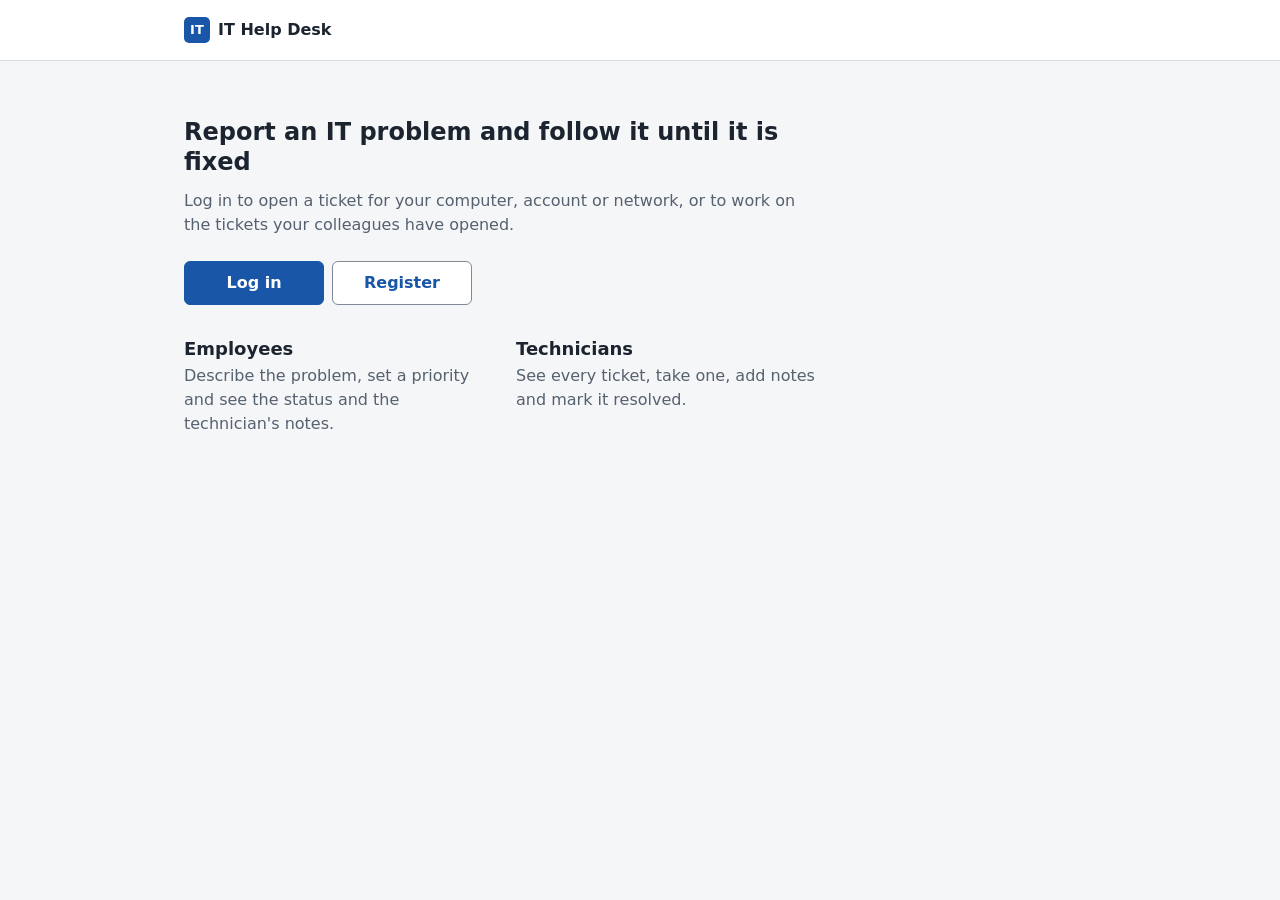
<file: wwwroot/index.html>
<!DOCTYPE html>
<html lang="en">

<head>
    <meta charset="UTF-8">
    <meta name="viewport" content="width=device-width, initial-scale=1.0">
    <meta name="theme-color" content="#1a56a8">
    <title>IT Help Desk</title>
    <link rel="icon" href="/img/favicon.svg" type="image/svg+xml">
    <link rel="stylesheet" href="style.css">
</head>

<body>

    <a class="skip-link" href="#main">Skip to content</a>

    <header class="topbar">
        <div class="topbar-inner">
            <a class="brand" href="/"><span class="brand-mark" aria-hidden="true">IT</span>IT Help Desk</a>
        </div>
    </header>

    <main id="main" class="page">

        <div class="hero">

            <h1>Report an IT problem and follow it until it is fixed</h1>

            <p>Log in to open a ticket for your computer, account or network, or to work on the tickets your colleagues have opened.</p>

            <div class="form-actions">
                <a class="btn" href="/login.html">Log in</a>
                <a class="btn btn-secondary" href="/register.html">Register</a>
            </div>

            <div class="roles">
                <div>
                    <h2>Employees</h2>
                    <p>Describe the problem, set a priority and see the status and the technician&#39;s notes.</p>
                </div>
                <div>
                    <h2>Technicians</h2>
                    <p>See every ticket, take one, add notes and mark it resolved.</p>
                </div>
            </div>

        </div>

    </main>

</body>

</html>
</file>
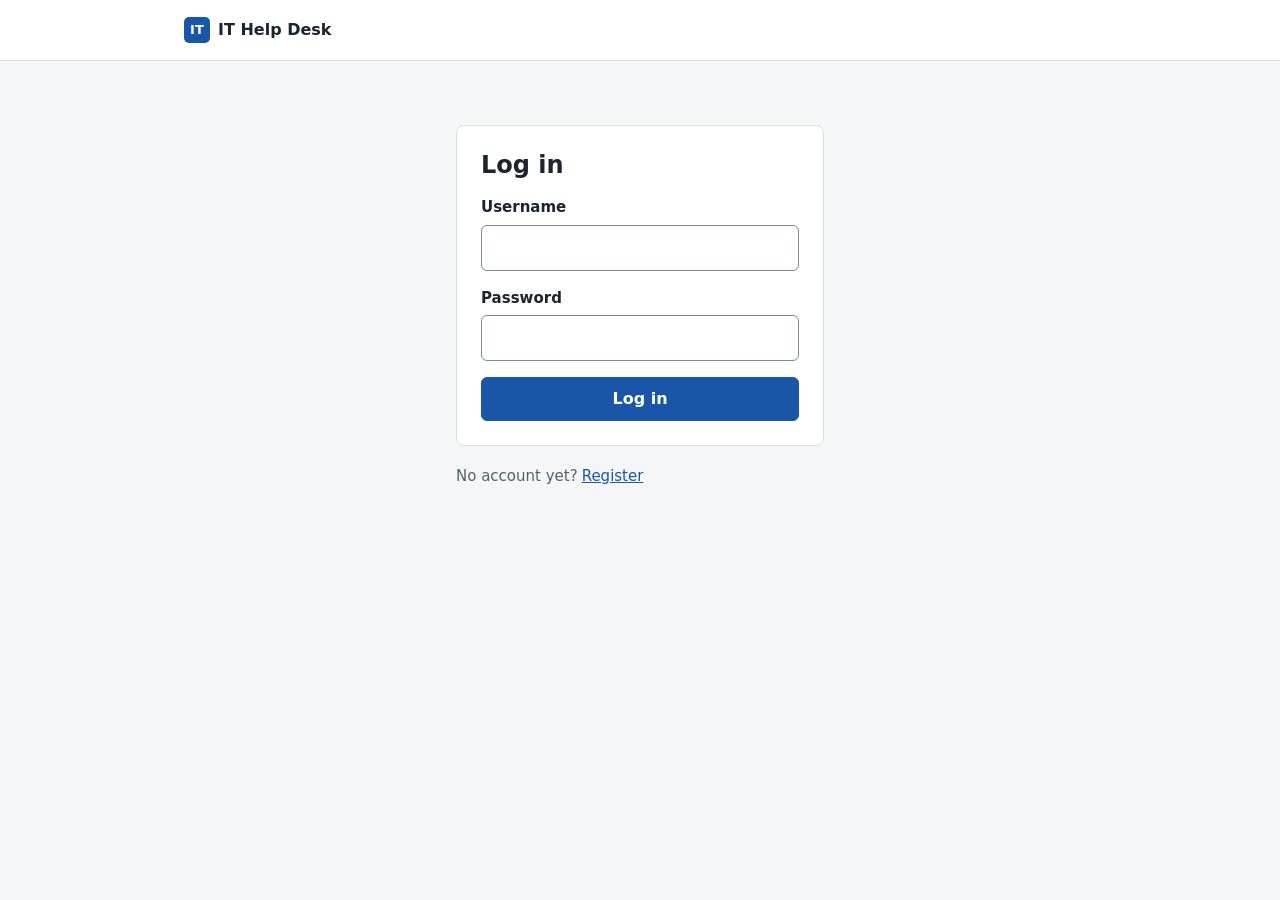
<file: wwwroot/login.html>
<!DOCTYPE html>
<html lang="en">

<head>
    <meta charset="UTF-8">
    <meta name="viewport" content="width=device-width, initial-scale=1.0">
    <meta name="theme-color" content="#1a56a8">
    <title>Log in - IT Help Desk</title>
    <link rel="icon" href="/img/favicon.svg" type="image/svg+xml">
    <link rel="stylesheet" href="style.css">
</head>

<body>

    <a class="skip-link" href="#main">Skip to content</a>

    <header class="topbar">
        <div class="topbar-inner">
            <a class="brand" href="/"><span class="brand-mark" aria-hidden="true">IT</span>IT Help Desk</a>
        </div>
    </header>

    <main id="main" class="auth">

        <div class="panel">

            <h1>Log in</h1>

            <!-- novalidate: script.js shows the messages. script.js listens for the submit event (no inline
                 handler: the Content-Security-Policy forbids inline script). method="post": if script.js
                 ever fails to load, the browser sends the form as a POST (the server refuses it with 403)
                 instead of a GET that would put the password in the URL. -->
            <form id="login-form" method="post" novalidate>

                <div class="field">
                    <label for="username">Username</label>
                    <input id="username" type="text" autocomplete="username" autocapitalize="none" autocorrect="off"
                        spellcheck="false" enterkeyhint="next">
                </div>

                <div class="field">
                    <label for="password">Password</label>
                    <input id="password" type="password" autocomplete="current-password" enterkeyhint="go">
                </div>

                <button id="login-button" class="btn btn-block" type="submit">Log in</button>

                <p id="message" role="alert"></p>

            </form>

        </div>

        <p class="auth-alt">No account yet? <a href="/register.html">Register</a></p>

    </main>

    <script src="script.js"></script>

</body>

</html>
</file>
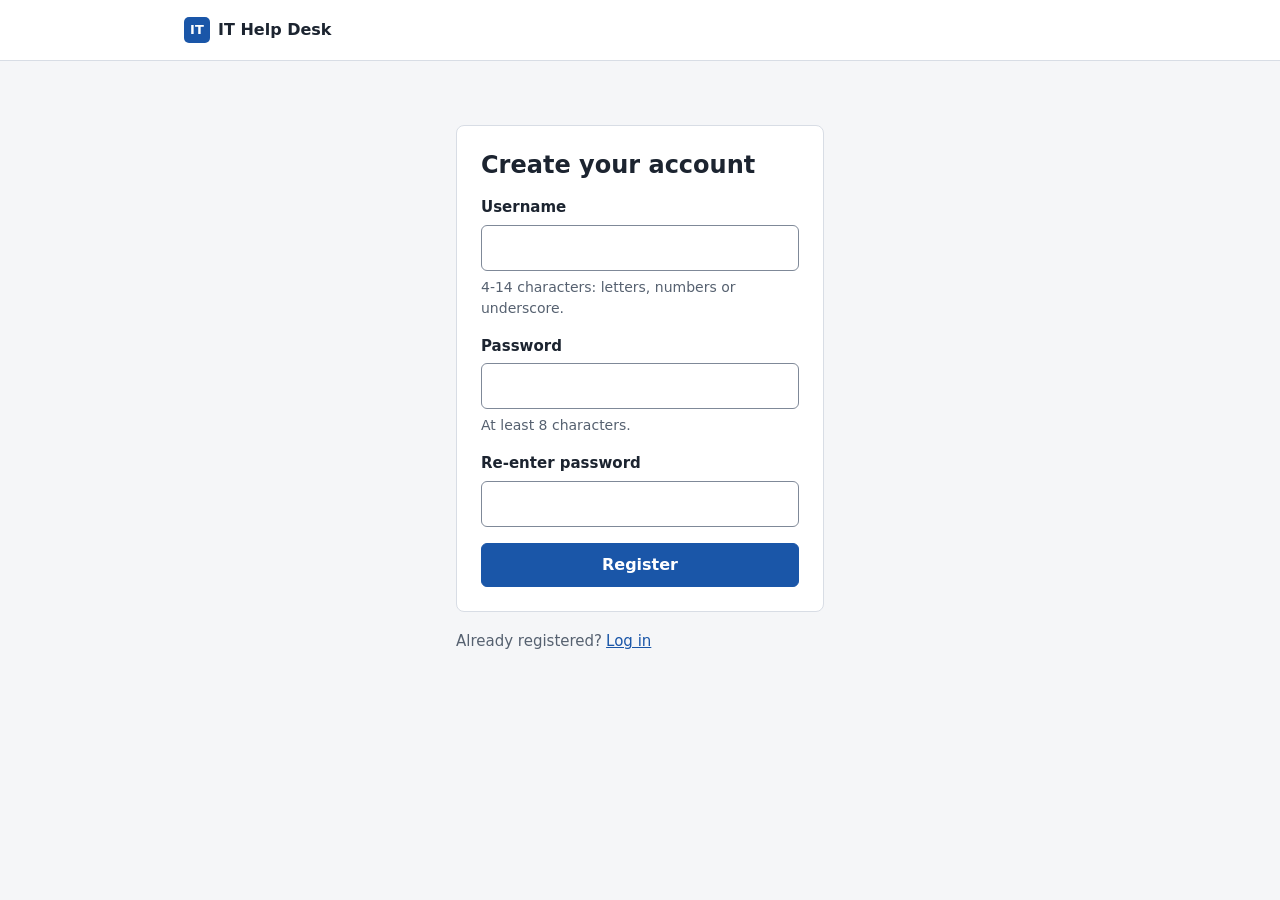
<file: wwwroot/register.html>
<!DOCTYPE html>
<html lang="en">

<head>
    <meta charset="UTF-8">
    <meta name="viewport" content="width=device-width, initial-scale=1.0">
    <meta name="theme-color" content="#1a56a8">
    <title>Register - IT Help Desk</title>
    <link rel="icon" href="/img/favicon.svg" type="image/svg+xml">
    <link rel="stylesheet" href="style.css">
</head>

<body>

    <a class="skip-link" href="#main">Skip to content</a>

    <header class="topbar">
        <div class="topbar-inner">
            <a class="brand" href="/"><span class="brand-mark" aria-hidden="true">IT</span>IT Help Desk</a>
        </div>
    </header>

    <main id="main" class="auth">

        <div class="panel">

            <h1>Create your account</h1>

            <!-- novalidate: script.js shows the same messages the server would (one source of wording).
                 script.js listens for the submit event (no inline handler: the Content-Security-Policy
                 forbids inline script). method="post": if script.js ever fails to load, the browser sends
                 the form as a POST (the server refuses it with 403) instead of a GET that would put the
                 password in the URL. -->
            <form id="register-form" method="post" novalidate>

                <div class="field">
                    <label for="username">Username</label>
                    <input id="username" type="text" autocomplete="username" autocapitalize="none" autocorrect="off"
                        spellcheck="false" enterkeyhint="next" aria-describedby="username-hint">
                    <p id="username-hint" class="field-hint">4-14 characters: letters, numbers or underscore.</p>
                </div>

                <div class="field">
                    <label for="password">Password</label>
                    <input id="password" type="password" autocomplete="new-password" enterkeyhint="next"
                        aria-describedby="password-hint">
                    <p id="password-hint" class="field-hint">At least 8 characters.</p>
                </div>

                <div class="field">
                    <label for="repassword">Re-enter password</label>
                    <input id="repassword" type="password" autocomplete="new-password" enterkeyhint="go">
                </div>

                <button id="register-button" class="btn btn-block" type="submit">Register</button>

                <p id="message" role="alert"></p>

            </form>

        </div>

        <p class="auth-alt">Already registered? <a href="/login.html">Log in</a></p>

    </main>

    <script src="script.js"></script>

</body>

</html>
</file>
<file: wwwroot/style.css>
/* IT Help Desk: one stylesheet for every page.
   Rules of the system: system fonts only (no downloads), flat surfaces (1px borders, no shadows, no gradients),
   one accent colour, mobile first with a single breakpoint at 720px, and no inline styles anywhere
   (the Content-Security-Policy forbids them). Change colours and sizes here, in the tokens. */

/* ---------- 1. Tokens ---------- */
:root {
    /* colour */
    --bg: #f5f6f8;
    --surface: #ffffff;
    --border: #d8dde5;
    --border-strong: #7f8998;
    --text: #1c2430;
    --muted: #566170;
    --accent: #1a56a8;
    --accent-hover: #144584;
    --accent-tint: #e8f0fb;
    --admin: #3b2f6b;              /* the Admin area's own colour, so it is never mistaken for a normal page */
    --admin-tint: #eeebf7;

    /* status badges (the text is always shown too) */
    --open-bg: #e4edf9;
    --open-fg: #164a8a;
    --progress-bg: #fcefd0;
    --progress-fg: #744600;
    --resolved-bg: #dff1e5;
    --resolved-fg: #1b6335;

    /* priority */
    --prio-high: #a3261a;
    --prio-medium: #8a5300;
    --prio-low: #566170;

    /* messages */
    --error-bg: #fdeceb;
    --error-border: #c4493d;
    --error-fg: #8f1d14;
    --success-bg: #e4f4e9;
    --success-border: #3d8a58;
    --success-fg: #1b6335;

    /* type */
    --font: system-ui, -apple-system, "Segoe UI", Roboto, "Helvetica Neue", Arial, sans-serif;

    /* shape and spacing (4px scale) */
    --radius: 6px;
    --radius-lg: 8px;
    --space-1: 4px;
    --space-2: 8px;
    --space-3: 12px;
    --space-4: 16px;
    --space-5: 24px;
    --space-6: 32px;
    --space-7: 48px;

    /* layout */
    --page-width: 960px;
    --auth-width: 400px;
    --tap: 44px;
}

/* ---------- 2. Base ---------- */
*,
*::before,
*::after {
    box-sizing: border-box;
}

html {
    -webkit-text-size-adjust: 100%;
}

body {
    margin: 0;
    min-height: 100vh;
    display: flex;
    flex-direction: column;
    background: var(--bg);
    color: var(--text);
    font: 16px/1.5 var(--font);
}

h1,
h2,
h3,
p,
dl,
dd,
ul {
    margin: 0;
}

h1 {
    font-size: 1.375rem;          /* 22px on phones */
    font-weight: 600;
    line-height: 1.25;
    overflow-wrap: anywhere;
}

h2 {
    margin-bottom: var(--space-3);
    font-size: 1.125rem;
    font-weight: 600;
    line-height: 1.3;
}

a {
    color: var(--accent);
}

:focus-visible {
    outline: 2px solid var(--accent);
    outline-offset: 2px;
}

/* display:flex on .btn would otherwise beat the hidden attribute */
[hidden] {
    display: none !important;
}

.skip-link {
    position: absolute;
    left: var(--space-2);
    top: -64px;
    z-index: 10;
    padding: var(--space-3) var(--space-4);
    background: var(--surface);
    border: 1px solid var(--accent);
    border-radius: var(--radius);
}

.skip-link:focus {
    top: var(--space-2);
}

/* ---------- 3. Layout ---------- */
.topbar {
    background: var(--surface);
    border-bottom: 1px solid var(--border);
}

.topbar-inner {
    display: flex;
    align-items: center;
    gap: var(--space-3);
    max-width: var(--page-width);
    margin: 0 auto;
    padding: var(--space-2) var(--space-4);
    min-height: 60px;
}

.brand {
    display: inline-flex;
    align-items: center;
    gap: var(--space-2);
    min-height: var(--tap);
    color: var(--text);
    font-weight: 600;
    text-decoration: none;
    white-space: nowrap;
}

.brand-mark {
    display: inline-flex;
    align-items: center;
    justify-content: center;
    width: 26px;
    height: 26px;
    border-radius: 5px;
    background: var(--accent);
    color: #fff;
    font-size: 0.8125rem;
    font-weight: 700;
    letter-spacing: 0.02em;
}

.topbar-user {
    display: flex;
    flex-direction: column;
    margin-left: auto;
    min-width: 0;
    text-align: right;
    font-size: 0.875rem;
    line-height: 1.3;
}

.topbar-user strong {
    font-weight: 600;
    overflow: hidden;
    text-overflow: ellipsis;
    white-space: nowrap;
}

.topbar-user span {
    color: var(--muted);
}

.page {
    flex: 1;
    width: 100%;
    max-width: var(--page-width);
    margin: 0 auto;
    padding: var(--space-4) var(--space-4) var(--space-7);
}

.page-head {
    display: flex;
    flex-direction: column;
    gap: var(--space-3);
    margin-bottom: var(--space-4);
}

.back-link {
    display: inline-flex;
    align-items: center;
    min-height: var(--tap);
    margin-bottom: var(--space-1);
    text-decoration: none;
    font-weight: 600;
}

.back-link:hover {
    text-decoration: underline;
}

.section {
    margin-top: var(--space-5);
}

/* centred single-column pages: log in, register */
.auth {
    width: 100%;
    max-width: var(--auth-width);
    margin: 0 auto;
    padding: var(--space-6) var(--space-4) var(--space-7);
}

.auth h1 {
    margin-bottom: var(--space-4);
}

.auth-alt {
    display: flex;
    flex-wrap: wrap;
    align-items: center;
    gap: 0 var(--space-1);
    margin-top: var(--space-2);
    color: var(--muted);
    font-size: 0.9375rem;
}

.auth-alt a {
    display: inline-flex;
    align-items: center;
    min-height: var(--tap);
    min-width: var(--tap);
}

.panel {
    background: var(--surface);
    border: 1px solid var(--border);
    border-radius: var(--radius-lg);
    padding: var(--space-4);
}

/* ---------- 4. Buttons ---------- */
.btn {
    display: inline-flex;
    align-items: center;
    justify-content: center;
    min-height: var(--tap);
    padding: 0 var(--space-5);
    border: 1px solid var(--accent);
    border-radius: var(--radius);
    background: var(--accent);
    color: #fff;
    font: inherit;
    font-weight: 600;
    line-height: 1.2;
    text-align: center;
    text-decoration: none;
    cursor: pointer;
    -webkit-tap-highlight-color: transparent;
}

.btn:hover {
    background: var(--accent-hover);
    border-color: var(--accent-hover);
}

.btn:disabled {
    opacity: 0.6;
    cursor: not-allowed;
}

.btn-secondary {
    background: var(--surface);
    border-color: var(--border-strong);
    color: var(--accent);
}

.btn-secondary:hover {
    background: var(--accent-tint);
    border-color: var(--accent);
}

.btn-block {
    width: 100%;
}

/* ---------- 5. Forms ---------- */
.field {
    margin-bottom: var(--space-4);
}

label {
    display: block;
    margin-bottom: 6px;
    font-size: 0.9375rem;
    font-weight: 600;
}

input,
select,
textarea {
    display: block;
    width: 100%;
    min-height: var(--tap);
    padding: 10px var(--space-3);
    border: 1px solid var(--border-strong);
    border-radius: var(--radius);
    background: var(--surface);
    color: var(--text);
    font: inherit;                 /* 16px: iOS does not zoom into the field */
}

textarea {
    min-height: 120px;
    line-height: 1.5;
    resize: vertical;
}

input::placeholder,
textarea::placeholder {
    color: #5f6b7a;
}

input:focus,
select:focus,
textarea:focus {
    outline: 2px solid var(--accent);
    outline-offset: 0;
    border-color: var(--accent);
}

.field-hint {
    margin-top: 6px;
    color: var(--muted);
    font-size: 0.875rem;
}

.form-actions {
    display: flex;
    flex-direction: column;
    gap: var(--space-2);
    margin-top: var(--space-5);
}

/* ---------- 6. Messages (script.js sets class "error" or "success" on #message) ---------- */
#message,
#action-message,
#note-message,
#new-user-message,
#rename-message,
#confirm-message {
    margin-top: var(--space-4);
}

#message:empty,
#action-message:empty,
#note-message:empty,
#new-user-message:empty,
#rename-message:empty,
#confirm-message:empty {
    display: none;
}

.error,
.success {
    padding: 10px var(--space-3);
    border: 1px solid;
    border-left-width: 4px;
    border-radius: var(--radius);
    font-size: 0.9375rem;
    overflow-wrap: anywhere;
}

.error {
    background: var(--error-bg);
    border-color: var(--error-border);
    color: var(--error-fg);
}

.success {
    background: var(--success-bg);
    border-color: var(--success-border);
    color: var(--success-fg);
}

/* ---------- 7. Status badges and priority ---------- */
.badge {
    display: inline-block;
    padding: 2px 10px;
    border-radius: 4px;
    font-size: 0.8125rem;
    font-weight: 600;
    line-height: 1.5;
    white-space: nowrap;
}

.badge-open {
    background: var(--open-bg);
    color: var(--open-fg);
}

.badge-progress {
    background: var(--progress-bg);
    color: var(--progress-fg);
}

.badge-resolved {
    background: var(--resolved-bg);
    color: var(--resolved-fg);
}

.priority {
    display: inline-flex;
    align-items: center;
    gap: 6px;
    font-size: 0.875rem;
    white-space: nowrap;
}

.priority::before {
    content: "";
    width: 8px;
    height: 8px;
    border-radius: 50%;
    background: currentColor;
}

.priority-high {
    color: var(--prio-high);
}

.priority-medium {
    color: var(--prio-medium);
}

.priority-low {
    color: var(--prio-low);
}

/* ---------- 8. Ticket list (home) ---------- */
.toolbar {
    display: flex;
    flex-direction: column;
    gap: 6px;
    margin-bottom: var(--space-4);
}

.toolbar label {
    margin: 0;
}

.ticket-list {
    list-style: none;
    padding: 0;
    background: var(--surface);
    border: 1px solid var(--border);
    border-radius: var(--radius-lg);
    overflow: hidden;
}

.ticket-list:empty {
    display: none;
}

.ticket-list li + li {
    border-top: 1px solid var(--border);
}

.ticket-link {
    display: grid;
    gap: var(--space-2);
    padding: var(--space-3) var(--space-4);
    color: inherit;
    text-decoration: none;
}

.ticket-link:hover {
    background: #f8fafc;
}

.ticket-link:focus-visible {
    outline-offset: -2px;
}

.ticket-main {
    min-width: 0;
}

.ticket-title {
    color: var(--accent);
    font-weight: 600;
    overflow-wrap: anywhere;
}

.ticket-link:hover .ticket-title {
    text-decoration: underline;
}

.ticket-by,
.ticket-date {
    color: var(--muted);
    font-size: 0.875rem;
}

.ticket-by {
    overflow-wrap: anywhere;
}

.ticket-meta {
    display: flex;
    flex-wrap: wrap;
    align-items: center;
    gap: var(--space-1) var(--space-4);
}

.empty {
    padding: var(--space-6) var(--space-4);
    background: var(--surface);
    border: 1px solid var(--border);
    border-radius: var(--radius-lg);
    color: var(--muted);
    text-align: center;
}

.empty:empty {
    display: none;
}

/* ---------- 9. Ticket page ---------- */
.ticket-layout {
    display: grid;
}

.badges {
    display: flex;
    flex-wrap: wrap;
    align-items: center;
    gap: var(--space-2) var(--space-4);
    margin-top: var(--space-3);
}

.ticket-description,
.note-body {
    white-space: pre-wrap;           /* keep the author's line breaks */
    overflow-wrap: anywhere;
}

.details {
    display: grid;
    grid-template-columns: repeat(auto-fit, minmax(200px, 1fr));
    gap: var(--space-4);
}

.details dt {
    color: var(--muted);
    font-size: 0.875rem;
}

.details dd {
    font-weight: 600;
    overflow-wrap: anywhere;
}

.actions .btn {
    width: 100%;
    margin-top: var(--space-4);
}

.note-list {
    list-style: none;
    padding: 0;
    border-top: 1px solid var(--border);
}

.note-list li {
    padding: var(--space-3) 0;
    border-bottom: 1px solid var(--border);
}

.note-meta {
    display: flex;
    flex-wrap: wrap;
    gap: 0 var(--space-3);
    color: var(--muted);
    font-size: 0.875rem;
}

.note-meta strong {
    color: var(--text);
    font-weight: 600;
    overflow-wrap: anywhere;
}

.note-body {
    margin-top: var(--space-1);
}

.note-empty {
    padding: var(--space-3) 0;
    color: var(--muted);
}

.note-empty:empty {
    display: none;
}

.note-form {
    margin-top: var(--space-4);
}

.note-form .btn {
    margin-top: var(--space-3);
    width: 100%;
}

/* ---------- 10. Public start page ---------- */
.hero {
    max-width: 640px;
    padding-top: var(--space-5);
}

.hero p {
    margin-top: var(--space-3);
    color: var(--muted);
}

.hero .form-actions {
    margin-top: var(--space-5);
}

.roles {
    display: grid;
    gap: var(--space-4);
    margin-top: var(--space-6);
}

.roles h2 {
    margin-bottom: var(--space-1);
}

.hero .roles p {
    margin-top: 0;
}

/* ---------- 11. Wider screens (tablet and up) ---------- */
@media (min-width: 720px) {
    h1 {
        font-size: 1.5rem;
    }

    .topbar-inner {
        padding: var(--space-2) var(--space-5);
    }

    .topbar-user {
        flex-direction: row;
        align-items: baseline;
        gap: var(--space-3);
        font-size: 0.9375rem;
    }

    .page {
        padding: var(--space-5) var(--space-5) 64px;
    }

    .auth {
        padding-top: 64px;
    }

    .panel {
        padding: var(--space-5);
    }

    .page-head {
        flex-direction: row;
        align-items: center;
        justify-content: space-between;
    }

    .toolbar {
        flex-direction: row;
        align-items: center;
        gap: var(--space-3);
    }

    .toolbar select {
        width: 220px;
    }

    /* list rows become aligned columns: ticket | status | priority | date */
    .ticket-link {
        grid-template-columns: minmax(0, 1fr) 112px 96px 104px;
        align-items: center;
        gap: var(--space-4);
        padding: var(--space-3) var(--space-5);
    }

    .ticket-meta {
        display: contents;
    }

    .ticket-link .badge,
    .ticket-link .priority {
        justify-self: start;         /* grid items stretch by default; keep the badge as wide as its text */
    }

    .ticket-date {
        text-align: right;
    }

    .form-actions {
        flex-direction: row;
    }

    .form-actions .btn {
        min-width: 140px;
    }

    .hero {
        padding-top: var(--space-6);
    }

    .roles {
        grid-template-columns: 1fr 1fr;
        gap: var(--space-5);
    }

    /* ticket page: description and notes on the left, details and actions in a side column */
    .ticket-layout {
        grid-template-columns: minmax(0, 1fr) 280px;
        grid-template-areas:
            "description side"
            "notes side";
        grid-template-rows: auto 1fr;
        align-items: start;
        column-gap: var(--space-5);
    }

    .ticket-body {
        grid-area: description;
    }

    .ticket-side {
        grid-area: side;
        margin-top: 0;
    }

    .ticket-notes {
        grid-area: notes;
        margin-top: var(--space-5);
    }

    .details {
        grid-template-columns: 1fr;
    }

    .note-form .btn {
        width: auto;
        min-width: 140px;
    }

    .create-form {
        max-width: 640px;
    }
}


/* ---------- 12. Admin area (pages in AdminSite/, served only to Admins) ---------- */
.topbar-admin {
    border-top: 3px solid var(--admin);
}

.topbar-admin .brand-mark {
    background: var(--admin);
}

.topbar-admin .brand-name {
    display: none;                   /* phones: the mark and the "Admin" tag are enough, the name needs the room */
}

.topbar-admin .btn {
    white-space: nowrap;
}

.brand-area {
    padding: 2px var(--space-2);
    border-radius: var(--radius);
    background: var(--admin-tint);
    color: var(--admin);
    font-size: 0.8125rem;
}

.admin-nav {
    background: var(--surface);
    border-bottom: 1px solid var(--border);
}

.admin-nav-list {
    display: flex;
    flex-wrap: wrap;                 /* on a phone the sections wrap into rows: nothing scrolls sideways */
    gap: var(--space-1) var(--space-2);
    max-width: var(--page-width);
    margin: 0 auto;
    padding: var(--space-2) var(--space-4);
    list-style: none;
}

.admin-nav-link {
    display: inline-flex;
    align-items: center;
    min-height: var(--tap);
    padding: 0 var(--space-3);
    border-radius: var(--radius);
    color: var(--text);
    font-weight: 600;
    text-decoration: none;
}

a.admin-nav-link:hover {
    background: var(--bg);
}

a.admin-nav-link[aria-current="page"] {
    background: var(--admin-tint);
    color: var(--admin);
}

.admin-nav-link.is-soon {
    color: var(--muted);
    font-weight: 400;
}

.admin-intro {
    max-width: 60ch;
    color: var(--muted);
}

.admin-cards {
    display: grid;
    grid-template-columns: 1fr;
    gap: var(--space-3);
    margin: var(--space-4) 0 0;
    padding: 0;
    list-style: none;
}

.admin-card {
    padding: var(--space-4);
    border: 1px solid var(--border);
    border-radius: var(--radius-lg);
    background: var(--surface);
}

.admin-card h2 {
    margin: 0 0 var(--space-1);
    font-size: 1.0625rem;
}

.admin-card h2 a {
    display: inline-flex;            /* a section that is built is a link: keep it a full-size tap target */
    align-items: center;
    min-height: var(--tap);
}

.admin-card p {
    margin: 0;
    color: var(--muted);
}

.admin-card .admin-card-soon {
    margin-top: var(--space-2);
    font-size: 0.875rem;
    font-style: italic;
}

@media (min-width: 720px) {
    .topbar-admin .brand-name {
        display: inline;
    }

    .admin-nav-list {
        padding: var(--space-2) var(--space-5);
    }

    .admin-cards {
        grid-template-columns: 1fr 1fr;
        gap: var(--space-4);
    }
}

/* ---------- 13. Admin: users (Level 30) ---------- */
.visually-hidden {
    position: absolute;
    width: 1px;
    height: 1px;
    overflow: hidden;
    clip: rect(0 0 0 0);
    white-space: nowrap;
}

.page-foot {
    margin-top: var(--space-6);
}

.page-foot a {
    display: inline-flex;
    align-items: center;
    min-height: var(--tap);
}

.notice {
    margin-bottom: var(--space-4);
    padding: 10px var(--space-3);
    border: 1px solid var(--border);
    border-left: 4px solid var(--accent);
    border-radius: var(--radius);
    background: var(--accent-tint);
    font-size: 0.9375rem;
}

/* role and account-state badges (the word is always shown) */
.badge-admin {
    background: var(--admin-tint);
    color: var(--admin);
}

.badge-tech {
    background: var(--open-bg);
    color: var(--open-fg);
}

.badge-employee {
    background: #eceff3;
    color: var(--text);
}

.badge-on {
    background: var(--resolved-bg);
    color: var(--resolved-fg);
}

.badge-off {
    background: var(--error-bg);
    color: var(--error-fg);
}

.badges-inline {
    margin-top: 0;
}

/* panels stacked on the Admin pages */
.admin-panel {
    margin-bottom: var(--space-4);
}

.admin-panel > h2 {
    margin-bottom: var(--space-3);
}

.admin-panel .field:last-child {
    margin-bottom: 0;
}

.details > div {
    min-width: 0;
}

/* search and filter bar */
.filters {
    display: grid;
    grid-template-columns: 1fr;
    gap: var(--space-3);
    margin-bottom: var(--space-4);
    padding: var(--space-4);
    border: 1px solid var(--border);
    border-radius: var(--radius-lg);
    background: var(--surface);
}

.filters .field {
    margin: 0;
}

.list-summary {
    margin-bottom: var(--space-2);
    color: var(--muted);
    font-size: 0.9375rem;
}

.list-summary:empty {
    display: none;
}

/* the user table: stacked blocks on phones (label above value), a real table from tablet width */
.table-wrap {
    border: 1px solid var(--border);
    border-radius: var(--radius-lg);
    background: var(--surface);
    overflow: hidden;
}

.data-table {
    width: 100%;
    border-collapse: collapse;
}

.data-table thead {
    position: absolute;
    width: 1px;
    height: 1px;
    overflow: hidden;
    clip: rect(0 0 0 0);
}

.data-table tbody,
.data-table tr,
.data-table th,
.data-table td {
    display: block;
}

.data-table tr {
    padding: var(--space-3) var(--space-4);
}

.data-table tr + tr {
    border-top: 1px solid var(--border);
}

.data-table th[scope="row"] {
    margin-bottom: var(--space-1);
    font-size: 1.0625rem;
    text-align: left;
    overflow-wrap: anywhere;
}

.data-table th a {
    display: flex;                   /* the whole cell is the tap target, not just the letters */
    align-items: center;
    min-height: var(--tap);
    min-width: var(--tap);           /* a one-or-two-letter name in a narrow column is still a full-size target */
}

.data-table td {
    display: flex;
    justify-content: space-between;
    align-items: baseline;
    gap: var(--space-3);
    padding: 2px 0;
    font-size: 0.9375rem;
    text-align: right;
}

.data-table td::before {
    content: attr(data-label);
    color: var(--muted);
    font-size: 0.875rem;
    text-align: left;
}

.pager {
    display: flex;
    align-items: center;
    justify-content: space-between;
    gap: var(--space-3);
    margin-top: var(--space-4);
}

.pager-info {
    color: var(--muted);
    font-size: 0.9375rem;
    text-align: center;
}

/* one-time password */
.temp-password {
    display: block;
    margin: var(--space-3) 0;
    padding: var(--space-3) var(--space-4);
    border: 1px dashed var(--admin);
    border-radius: var(--radius);
    background: var(--admin-tint);
    color: var(--text);
    font: 600 1.25rem/1.4 ui-monospace, SFMono-Regular, Menlo, Consolas, monospace;
    letter-spacing: 0.06em;
    overflow-wrap: anywhere;
    user-select: all;
}

/* actions on one user */
.inline-form {
    display: flex;
    flex-direction: column;
    gap: var(--space-3);
    max-width: 420px;
}

.inline-form .field {
    margin: 0;
}

.action-row {
    display: flex;
    flex-direction: column;
    gap: var(--space-2);
    margin-top: var(--space-4);
}

.btn-danger {
    border-color: var(--prio-high);
    background: var(--prio-high);
    color: #fff;
}

.btn-danger:hover {
    border-color: #7f1d14;
    background: #7f1d14;
}

.btn-danger-outline {
    border-color: var(--prio-high);
    background: var(--surface);
    color: var(--prio-high);
}

.btn-danger-outline:hover {
    background: var(--error-bg);
    border-color: var(--prio-high);
}

.confirm {
    margin-top: var(--space-4);
    padding: var(--space-4);
    border: 1px solid var(--error-border);
    border-left-width: 4px;
    border-radius: var(--radius);
    background: var(--error-bg);
}

.confirm h3 {
    margin-bottom: var(--space-2);
    font-size: 1.0625rem;
}

.confirm p {
    margin-bottom: var(--space-3);
}

.confirm .field-hint {
    margin-bottom: 0;
}

.form-actions-row {
    margin-top: var(--space-4);
}

/* short lists on the user page */
.mini-list {
    padding: 0;
    list-style: none;
    border-top: 1px solid var(--border);
}

.mini-list li {
    display: flex;
    flex-direction: column;
    gap: var(--space-1);
    padding: var(--space-3) 0;
    border-bottom: 1px solid var(--border);
}

.mini-main {
    overflow-wrap: anywhere;
}

.note-excerpt {
    white-space: pre-wrap;
}

.mini-meta {
    display: flex;
    flex-wrap: wrap;
    align-items: center;
    gap: var(--space-1) var(--space-3);
    color: var(--muted);
    font-size: 0.875rem;
}

.mini-list .mini-empty {
    color: var(--muted);
}

@media (min-width: 720px) {
    .filters {
        grid-template-columns: 2fr 1fr 1fr 1.4fr;
        align-items: end;
    }

    .data-table thead {
        position: static;
        width: auto;
        height: auto;
        overflow: visible;
        clip: auto;
    }

    .data-table {
        display: table;
    }

    .data-table thead {
        display: table-header-group;
    }

    .data-table tbody {
        display: table-row-group;
    }

    .data-table tr {
        display: table-row;
        padding: 0;
    }

    .data-table th,
    .data-table td {
        display: table-cell;
        padding: var(--space-3) var(--space-4);
        text-align: left;
        vertical-align: middle;
    }

    .data-table thead th {
        background: var(--bg);
        color: var(--muted);
        font-size: 0.875rem;
        font-weight: 600;
        border-bottom: 1px solid var(--border);
    }

    .data-table th[scope="row"] {
        margin: 0;
        font-size: 1rem;
    }

    .data-table td::before {
        content: none;
    }

    .data-table tr + tr {
        border-top: 0;
    }

    .data-table tbody tr + tr > * {
        border-top: 1px solid var(--border);
    }

    .inline-form {
        flex-direction: row;
        align-items: flex-end;
    }

    .inline-form .field {
        flex: 1;
    }

    .action-row {
        flex-direction: row;
        flex-wrap: wrap;
    }

    .form-actions-row {
        flex-direction: row;
    }

    .mini-list li {
        flex-direction: row;
        align-items: baseline;
        justify-content: space-between;
        gap: var(--space-4);
    }

    .mini-meta {
        flex: none;
        justify-content: flex-end;
    }
}

/* ---------- Level 32: ticket pages of the Admin area ---------- */
.data-table tr.row-deleted {
    opacity: 0.7;
}

.sub-title {
    margin-top: var(--space-4);
    color: var(--muted);
    font-size: 0.875rem;
    font-weight: 400;
}

.edit-form {
    display: flex;
    flex-direction: column;
    gap: var(--space-3);
    max-width: 640px;
    margin-bottom: var(--space-5);
}

.edit-form .field {
    margin: 0;
}

.admin-panel .inline-form {
    margin-bottom: var(--space-3);
}

/* user names that link to a user page, inside a table cell or a details list: a full-size tap target */
.data-table td a,
.details dd a {
    display: inline-flex;
    align-items: center;
    min-width: var(--tap);
    min-height: var(--tap);
}

/* ---------- Level 33: notes and activity pages of the Admin area ---------- */
.filters-reset {
    display: flex;
    align-items: flex-end;
}

.filters-reset .btn {
    width: 100%;
}

/* user and ticket links inside a note's or an event's meta line: a full-size tap target */
.note-meta a,
.mini-meta a,
.mini-main a {
    display: inline-flex;
    align-items: center;
    min-height: var(--tap);
    min-width: var(--tap);
}

.feed-day {
    margin: var(--space-5) 0 var(--space-2);
    font-size: 1.0625rem;
}

.feed-day:first-child {
    margin-top: 0;
}

.feed-more {
    margin-top: var(--space-4);
    text-align: center;
}

.feed-more .btn {
    width: 100%;
}

@media (min-width: 720px) {
    .feed-more .btn {
        width: auto;
    }
}

/* ---------- Level 34: the Admin dashboard ---------- */
.dash-group {
    margin-top: var(--space-5);
}

.dash-group > h2 {
    margin: 0 0 var(--space-2);
    font-size: 1.0625rem;
}

.stat-list {
    display: grid;
    grid-template-columns: 1fr 1fr;
    gap: var(--space-2);
    margin: 0;
    padding: 0;
    list-style: none;
}

.stat {
    display: flex;
    flex-direction: column;
    justify-content: center;
    gap: 2px;
    box-sizing: border-box;
    min-height: var(--tap);
    height: 100%;
    padding: var(--space-3);
    border: 1px solid var(--border);
    border-radius: var(--radius-lg);
    background: var(--surface);
    color: var(--text);
    text-decoration: none;
}

a.stat:hover {
    border-color: var(--muted);
}

.stat-num {
    font-size: 1.5rem;
    font-weight: 700;
    line-height: 1.2;
}

.stat-label {
    color: var(--muted);
    font-size: 0.875rem;
    overflow-wrap: anywhere;
}

.dash-more {
    margin: var(--space-2) 0 0;
}

.dash-more a {
    display: inline-flex;
    align-items: center;
    min-height: var(--tap);
}

@media (min-width: 720px) {
    .stat-list {
        grid-template-columns: repeat(auto-fill, minmax(160px, 1fr));
    }
}
</file>
